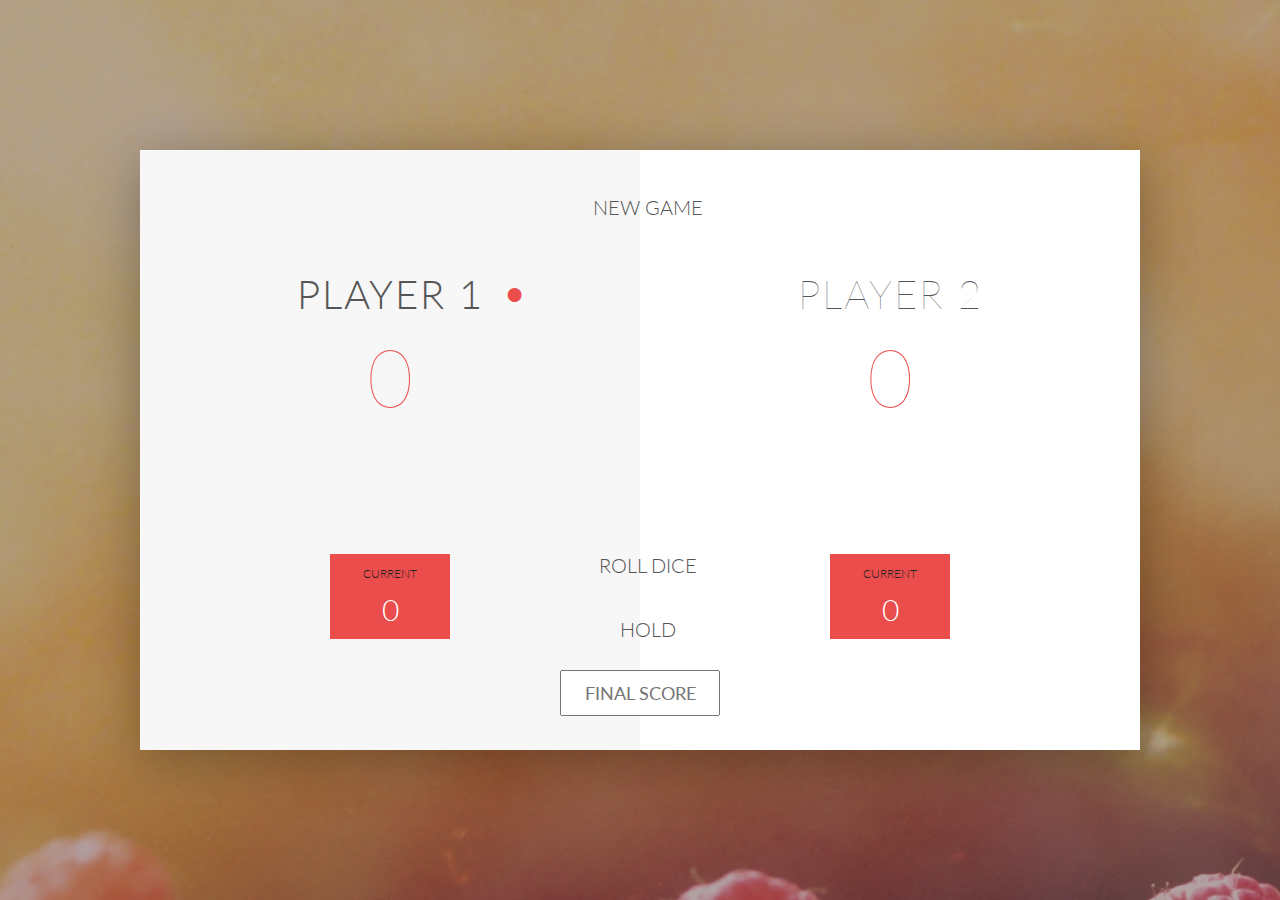
<file: 4-DOM-Pig-Game-Final/index.html>
<!DOCTYPE html>
<html lang="en">
    <head>
        <meta charset="UTF-8">
        <link href="https://fonts.googleapis.com/css?family=Lato:100,300,600" rel="stylesheet" type="text/css">
        <link href="http://code.ionicframework.com/ionicons/2.0.1/css/ionicons.min.css" rel="stylesheet" type="text/css">
        <link type="text/css" rel="stylesheet" href="style.css">
        
        <title>Pig Game</title>
    </head>

    <body>
        <div class="wrapper clearfix">
            <div class="player-0-panel active">
                <div class="player-name" id="name-0">Player 1</div>
                <div class="player-score" id="score-0">43</div>
                <div class="player-current-box">
                    <div class="player-current-label">Current</div>
                    <div class="player-current-score" id="current-0">11</div>
                </div>
            </div>
            
            <div class="player-1-panel">
                <div class="player-name" id="name-1">Player 2</div>
                <div class="player-score" id="score-1">72</div>
                <div class="player-current-box">
                    <div class="player-current-label">Current</div>
                    <div class="player-current-score" id="current-1">0</div>
                </div>
            </div>
            
            <button class="btn-new"><i class="ion-ios-plus-outline"></i>New game</button>
            <button class="btn-roll"><i class="ion-ios-loop"></i>Roll dice</button>
            <button class="btn-hold"><i class="ion-ios-download-outline"></i>Hold</button>
            
            <input type="text" placeholder="Final score" class="final-score">
            
            <img src="dice-5.png" alt="Dice" class="dice" id="dice-1">
            <img src="dice-5.png" alt="Dice" class="dice" id="dice-2">
        </div>
        
        <!--<script src="app.js"></script>-->
        <script src="challenges.js"></script>
    </body>
</html>
</file>
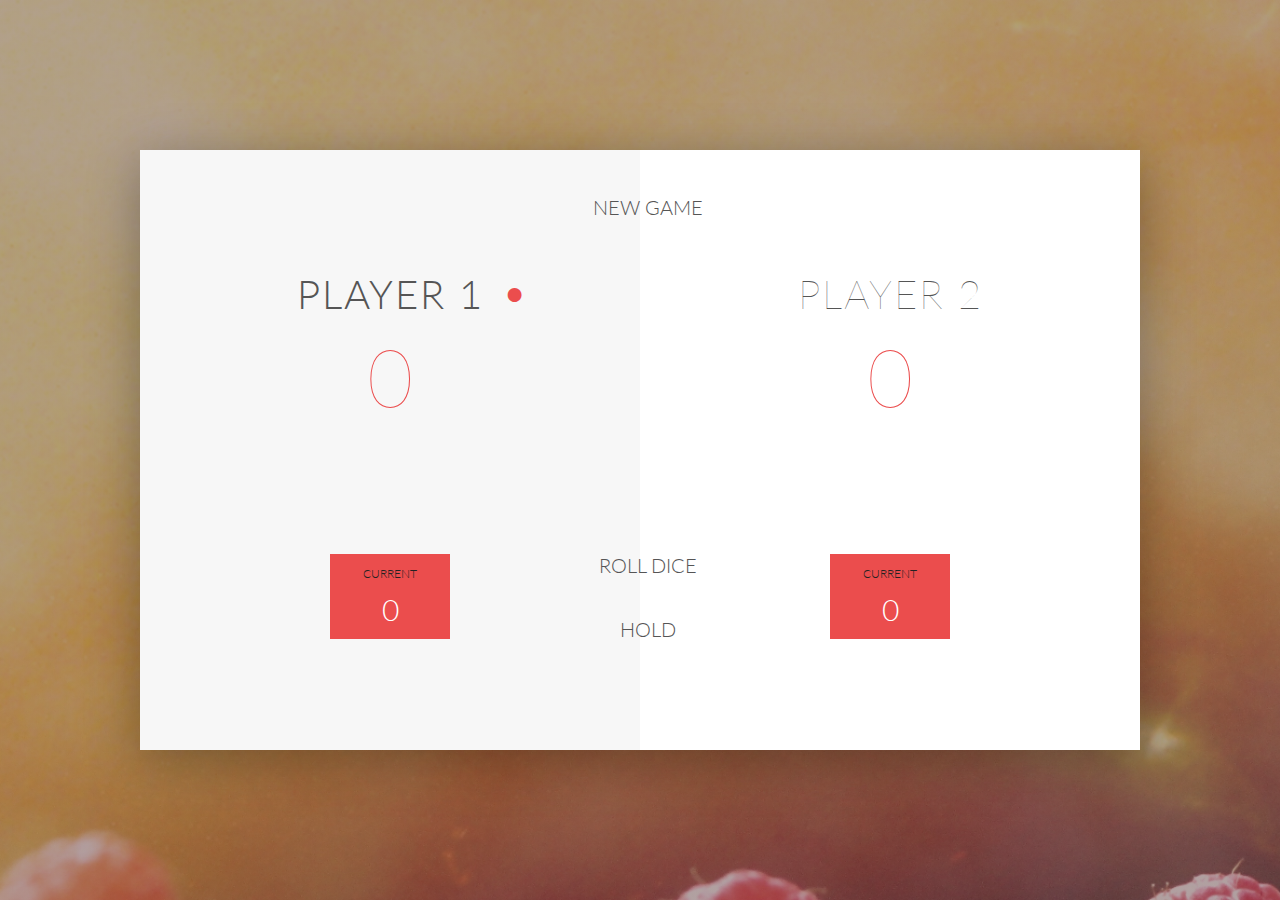
<file: 4-DOM-Pig-Game-Final/Pig-Game-V1/index.html>
<!DOCTYPE html>
<html lang="en">
    <head>
        <meta charset="UTF-8">
        <link href="https://fonts.googleapis.com/css?family=Lato:100,300,600" rel="stylesheet" type="text/css">
        <link href="http://code.ionicframework.com/ionicons/2.0.1/css/ionicons.min.css" rel="stylesheet" type="text/css">
        <link type="text/css" rel="stylesheet" href="style.css">
        
        <title>Pig Game</title>
    </head>

    <body>
        <div class="wrapper clearfix">
            <div class="player-0-panel active">
                <div class="player-name" id="name-0">Player 1</div>
                <div class="player-score" id="score-0">43</div>
                <div class="player-current-box">
                    <div class="player-current-label">Current</div>
                    <div class="player-current-score" id="current-0">11</div>
                </div>
            </div>
            
            <div class="player-1-panel">
                <div class="player-name" id="name-1">Player 2</div>
                <div class="player-score" id="score-1">72</div>
                <div class="player-current-box">
                    <div class="player-current-label">Current</div>
                    <div class="player-current-score" id="current-1">0</div>
                </div>
            </div>
            
            <button class="btn-new"><i class="ion-ios-plus-outline"></i>New game</button>
            <button class="btn-roll"><i class="ion-ios-loop"></i>Roll dice</button>
            <button class="btn-hold"><i class="ion-ios-download-outline"></i>Hold</button>
                        
            <img src="dice-5.png" alt="Dice" class="dice" id="dice-1">
            
        </div>
        
        <!--<script src="app.js"></script>-->
        <script src="challenges.js"></script>
    </body>
</html>
</file>
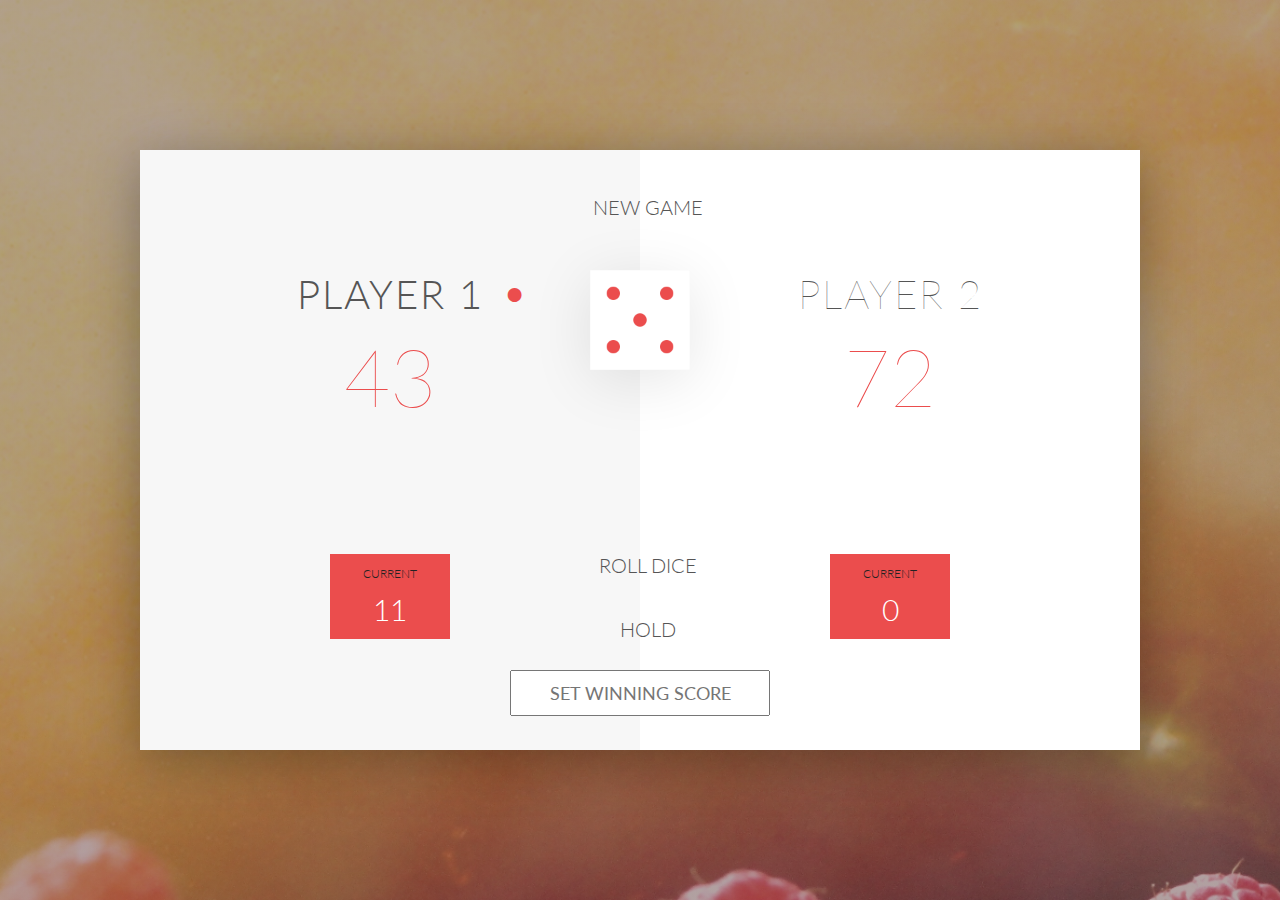
<file: 4-DOM-Pig-Game-Final/Pig-Game-v2/index.html>
<!DOCTYPE html>
<html lang="en">
    <head>
        <meta charset="UTF-8">
        <link href="https://fonts.googleapis.com/css?family=Lato:100,300,600" rel="stylesheet" type="text/css">
        <link href="http://code.ionicframework.com/ionicons/2.0.1/css/ionicons.min.css" rel="stylesheet" type="text/css">
        <link type="text/css" rel="stylesheet" href="style.css">
        
        <title>Pig Game</title>
    </head>

    <body>
        <div class="wrapper clearfix">
            <div class="player-0-panel active">
                <div class="player-name" id="name-0">Player 1</div>
                <div class="player-score" id="score-0">43</div>
                <div class="player-current-box">
                    <div class="player-current-label">Current</div>
                    <div class="player-current-score" id="current-0">11</div>
                </div>
            </div>
            
            <div class="player-1-panel">
                <div class="player-name" id="name-1">Player 2</div>
                <div class="player-score" id="score-1">72</div>
                <div class="player-current-box">
                    <div class="player-current-label">Current</div>
                    <div class="player-current-score" id="current-1">0</div>
                </div>
            </div>
            
            <button class="btn-new"><i class="ion-ios-plus-outline"></i>New game</button>
            <button class="btn-roll"><i class="ion-ios-loop"></i>Roll dice</button>
            <button class="btn-hold"><i class="ion-ios-download-outline"></i>Hold</button>
            
            <input type="text" placeholder="Set Winning Score" class="final-score">
                        
            <img src="dice-5.png" alt="Dice" class="dice" id="dice-1">
            
        </div>
        
        <!--<script src="app.js"></script>-->
        <script src="challenges.js"></script>
    </body>
</html>
</file>
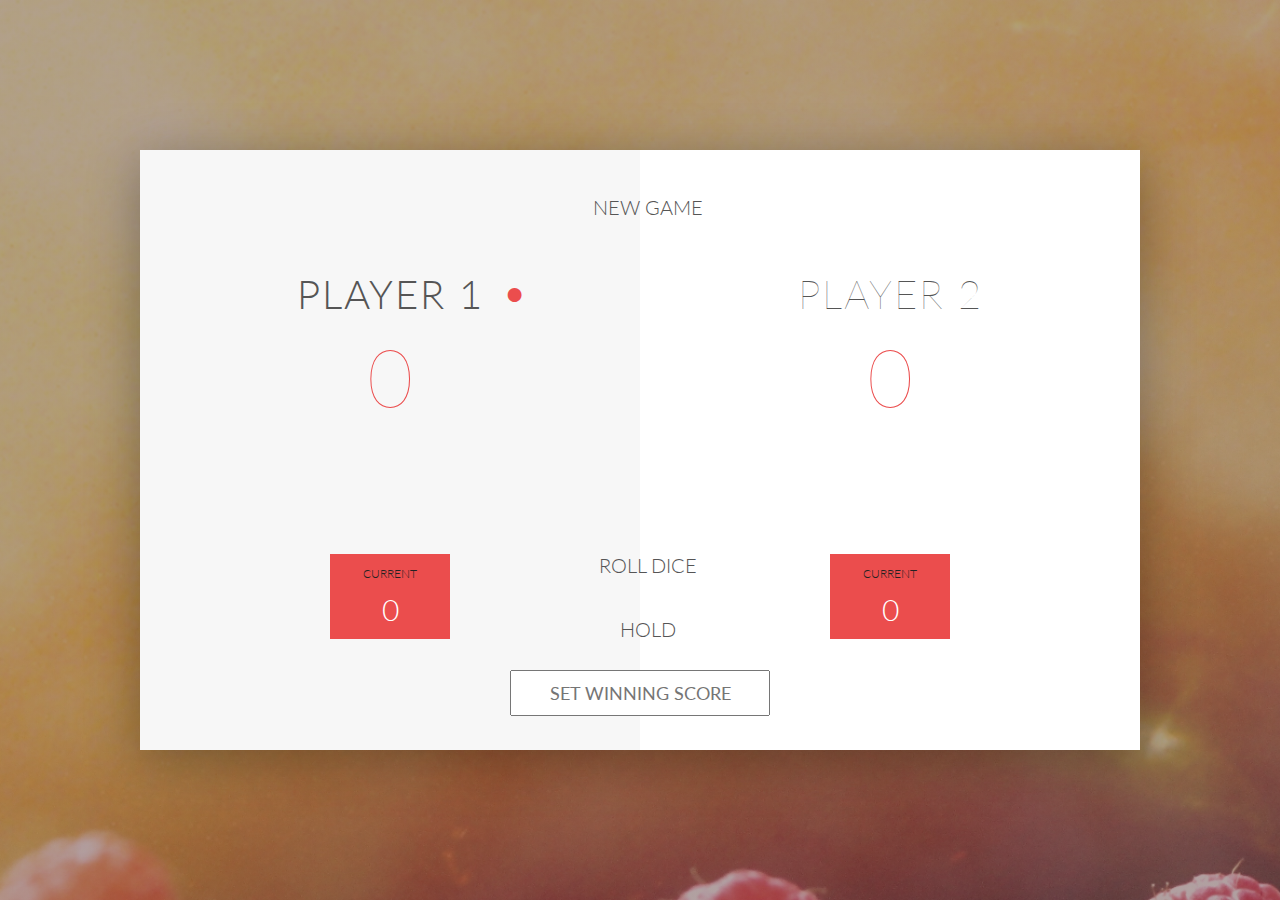
<file: 4-DOM-Pig-Game-Final/Pig-Game-v3/index.html>
<!DOCTYPE html>
<html lang="en">
    <head>
        <meta charset="UTF-8">
        <link href="https://fonts.googleapis.com/css?family=Lato:100,300,600" rel="stylesheet" type="text/css">
        <link href="http://code.ionicframework.com/ionicons/2.0.1/css/ionicons.min.css" rel="stylesheet" type="text/css">
        <link type="text/css" rel="stylesheet" href="style.css">
        
        <title>Pig Game</title>
    </head>

    <body>
        <div class="wrapper clearfix">
            <div class="player-0-panel active">
                <div class="player-name" id="name-0">Player 1</div>
                <div class="player-score" id="score-0">43</div>
                <div class="player-current-box">
                    <div class="player-current-label">Current</div>
                    <div class="player-current-score" id="current-0">11</div>
                </div>
            </div>
            
            <div class="player-1-panel">
                <div class="player-name" id="name-1">Player 2</div>
                <div class="player-score" id="score-1">72</div>
                <div class="player-current-box">
                    <div class="player-current-label">Current</div>
                    <div class="player-current-score" id="current-1">0</div>
                </div>
            </div>
            
            <button class="btn-new"><i class="ion-ios-plus-outline"></i>New game</button>
            <button class="btn-roll"><i class="ion-ios-loop"></i>Roll dice</button>
            <button class="btn-hold"><i class="ion-ios-download-outline"></i>Hold</button>
            
            <input type="text" placeholder="Set Winning Score" class="final-score">
                        
            <img src="dice-5.png" alt="Dice" class="dice" id="dice-1">
            <img src="dice-5.png" alt="Dice" class="dice" id="dice-2">
            
        </div>
        
        <!--<script src="app.js"></script>-->
        <script src="challenges.js"></script>
    </body>
</html>
</file>
<file: 4-DOM-Pig-Game-Final/style.css>
/**********************************************
*** GENERAL
**********************************************/

.final-score {
    position: absolute;
    left: 50%;
    transform: translateX(-50%);
    top: 520px;
    color: #555;
    font-size: 18px;
    font-family: 'Lato';
    text-align: center;
    padding: 10px;
    width: 160px;
    text-transform: uppercase;
}

.final-score:focus { outline: none; }

#dice-1 { top: 120px; }
#dice-2 { top: 250px; }


* {
    margin: 0;
    padding: 0;
    box-sizing: border-box;
    
}

.clearfix::after {
    content: "";
    display: table;
    clear: both;
}

body {
    background-image: linear-gradient(rgba(62, 20, 20, 0.4), rgba(62, 20, 20, 0.4)), url(back.jpg);
    background-size: cover;
    background-position: center;
    font-family: Lato;
    font-weight: 300;
    position: relative;
    height: 100vh;
    color: #555;
}

.wrapper {
    width: 1000px;
    position: absolute;
    top: 50%;
    left: 50%;
    transform: translate(-50%, -50%);
    background-color: #fff;
    box-shadow: 0px 10px 50px rgba(0, 0, 0, 0.3);
    overflow: hidden;
}

.player-0-panel,
.player-1-panel {
    width: 50%;
    float: left;
    height: 600px;
    padding: 100px;
}



/**********************************************
*** PLAYERS
**********************************************/

.player-name {
    font-size: 40px;
    text-align: center;
    text-transform: uppercase;
    letter-spacing: 2px;
    font-weight: 100;
    margin-top: 20px;
    margin-bottom: 10px;
    position: relative;
}

.player-score {
    text-align: center;
    font-size: 80px;
    font-weight: 100;
    color: #EB4D4D;
    margin-bottom: 130px;
}

.active { background-color: #f7f7f7; }
.active .player-name { font-weight: 300; }

.active .player-name::after {
    content: "\2022";
    font-size: 47px;
    position: absolute;
    color: #EB4D4D;
    top: -7px;
    right: 10px;
    
}

.player-current-box {
    background-color: #EB4D4D;
    color: #fff;
    width: 40%;
    margin: 0 auto;
    padding: 12px;
    text-align: center;
}

.player-current-label {
    text-transform: uppercase;
    margin-bottom: 10px;
    font-size: 12px;
    color: #222;
}

.player-current-score {
    font-size: 30px;
}

button {
    position: absolute;
    width: 200px;
    left: 50%;
    transform: translateX(-50%);
    color: #555;
    background: none;
    border: none;
    font-family: Lato;
    font-size: 20px;
    text-transform: uppercase;
    cursor: pointer;
    font-weight: 300;
    transition: background-color 0.3s, color 0.3s;
}

button:hover { font-weight: 600; }
button:hover i { margin-right: 20px; }

button:focus {
    outline: none;
}

i {
    color: #EB4D4D;
    display: inline-block;
    margin-right: 15px;
    font-size: 32px;
    line-height: 1;
    vertical-align: text-top;
    margin-top: -4px;
    transition: margin 0.3s;
}

.btn-new { top: 45px;}
.btn-roll { top: 403px;}
.btn-hold { top: 467px;}

.dice {
    position: absolute;
    left: 50%;
    top: 178px;
    transform: translateX(-50%);
    height: 100px;
    box-shadow: 0px 10px 60px rgba(0, 0, 0, 0.10);
}

.winner { background-color: #f7f7f7; }
.winner .player-name { font-weight: 300; color: #EB4D4D; }
</file>
<file: 4-DOM-Pig-Game-Final/Pig-Game-V1/style.css>
/**********************************************
*** GENERAL
**********************************************/

.final-score {
    position: absolute;
    left: 50%;
    transform: translateX(-50%);
    top: 520px;
    color: #555;
    font-size: 18px;
    font-family: 'Lato';
    text-align: center;
    padding: 10px;
    width: 160px;
    text-transform: uppercase;
}

.final-score:focus { outline: none; }

#dice-1 { top: 120px; }
#dice-2 { top: 250px; }


* {
    margin: 0;
    padding: 0;
    box-sizing: border-box;
    
}

.clearfix::after {
    content: "";
    display: table;
    clear: both;
}

body {
    background-image: linear-gradient(rgba(62, 20, 20, 0.4), rgba(62, 20, 20, 0.4)), url(back.jpg);
    background-size: cover;
    background-position: center;
    font-family: Lato;
    font-weight: 300;
    position: relative;
    height: 100vh;
    color: #555;
}

.wrapper {
    width: 1000px;
    position: absolute;
    top: 50%;
    left: 50%;
    transform: translate(-50%, -50%);
    background-color: #fff;
    box-shadow: 0px 10px 50px rgba(0, 0, 0, 0.3);
    overflow: hidden;
}

.player-0-panel,
.player-1-panel {
    width: 50%;
    float: left;
    height: 600px;
    padding: 100px;
}



/**********************************************
*** PLAYERS
**********************************************/

.player-name {
    font-size: 40px;
    text-align: center;
    text-transform: uppercase;
    letter-spacing: 2px;
    font-weight: 100;
    margin-top: 20px;
    margin-bottom: 10px;
    position: relative;
}

.player-score {
    text-align: center;
    font-size: 80px;
    font-weight: 100;
    color: #EB4D4D;
    margin-bottom: 130px;
}

.active { background-color: #f7f7f7; }
.active .player-name { font-weight: 300; }

.active .player-name::after {
    content: "\2022";
    font-size: 47px;
    position: absolute;
    color: #EB4D4D;
    top: -7px;
    right: 10px;
    
}

.player-current-box {
    background-color: #EB4D4D;
    color: #fff;
    width: 40%;
    margin: 0 auto;
    padding: 12px;
    text-align: center;
}

.player-current-label {
    text-transform: uppercase;
    margin-bottom: 10px;
    font-size: 12px;
    color: #222;
}

.player-current-score {
    font-size: 30px;
}

button {
    position: absolute;
    width: 200px;
    left: 50%;
    transform: translateX(-50%);
    color: #555;
    background: none;
    border: none;
    font-family: Lato;
    font-size: 20px;
    text-transform: uppercase;
    cursor: pointer;
    font-weight: 300;
    transition: background-color 0.3s, color 0.3s;
}

button:hover { font-weight: 600; }
button:hover i { margin-right: 20px; }

button:focus {
    outline: none;
}

i {
    color: #EB4D4D;
    display: inline-block;
    margin-right: 15px;
    font-size: 32px;
    line-height: 1;
    vertical-align: text-top;
    margin-top: -4px;
    transition: margin 0.3s;
}

.btn-new { top: 45px;}
.btn-roll { top: 403px;}
.btn-hold { top: 467px;}

.dice {
    position: absolute;
    left: 50%;
    top: 178px;
    transform: translateX(-50%);
    height: 100px;
    box-shadow: 0px 10px 60px rgba(0, 0, 0, 0.10);
}

.winner { background-color: #f7f7f7; }
.winner .player-name { font-weight: 300; color: #EB4D4D; }
</file>
<file: 4-DOM-Pig-Game-Final/Pig-Game-v2/style.css>
/**********************************************
*** GENERAL
**********************************************/

.final-score {
    position: absolute;
    left: 50%;
    transform: translateX(-50%);
    top: 520px;
    color: #555;
    font-size: 18px;
    font-family: 'Lato';
    text-align: center;
    padding: 10px;
    width: 260px;
    text-transform: uppercase;
}

.final-score:focus { outline: none; }

#dice-1 { top: 120px; }
#dice-2 { top: 250px; }


* {
    margin: 0;
    padding: 0;
    box-sizing: border-box;
    
}

.clearfix::after {
    content: "";
    display: table;
    clear: both;
}

body {
    background-image: linear-gradient(rgba(62, 20, 20, 0.4), rgba(62, 20, 20, 0.4)), url(back.jpg);
    background-size: cover;
    background-position: center;
    font-family: Lato;
    font-weight: 300;
    position: relative;
    height: 100vh;
    color: #555;
}

.wrapper {
    width: 1000px;
    position: absolute;
    top: 50%;
    left: 50%;
    transform: translate(-50%, -50%);
    background-color: #fff;
    box-shadow: 0px 10px 50px rgba(0, 0, 0, 0.3);
    overflow: hidden;
}

.player-0-panel,
.player-1-panel {
    width: 50%;
    float: left;
    height: 600px;
    padding: 100px;
}



/**********************************************
*** PLAYERS
**********************************************/

.player-name {
    font-size: 40px;
    text-align: center;
    text-transform: uppercase;
    letter-spacing: 2px;
    font-weight: 100;
    margin-top: 20px;
    margin-bottom: 10px;
    position: relative;
}

.player-score {
    text-align: center;
    font-size: 80px;
    font-weight: 100;
    color: #EB4D4D;
    margin-bottom: 130px;
}

.active { background-color: #f7f7f7; }
.active .player-name { font-weight: 300; }

.active .player-name::after {
    content: "\2022";
    font-size: 47px;
    position: absolute;
    color: #EB4D4D;
    top: -7px;
    right: 10px;
    
}

.player-current-box {
    background-color: #EB4D4D;
    color: #fff;
    width: 40%;
    margin: 0 auto;
    padding: 12px;
    text-align: center;
}

.player-current-label {
    text-transform: uppercase;
    margin-bottom: 10px;
    font-size: 12px;
    color: #222;
}

.player-current-score {
    font-size: 30px;
}

button {
    position: absolute;
    width: 200px;
    left: 50%;
    transform: translateX(-50%);
    color: #555;
    background: none;
    border: none;
    font-family: Lato;
    font-size: 20px;
    text-transform: uppercase;
    cursor: pointer;
    font-weight: 300;
    transition: background-color 0.3s, color 0.3s;
}

button:hover { font-weight: 600; }
button:hover i { margin-right: 20px; }

button:focus {
    outline: none;
}

i {
    color: #EB4D4D;
    display: inline-block;
    margin-right: 15px;
    font-size: 32px;
    line-height: 1;
    vertical-align: text-top;
    margin-top: -4px;
    transition: margin 0.3s;
}

.btn-new { top: 45px;}
.btn-roll { top: 403px;}
.btn-hold { top: 467px;}

.dice {
    position: absolute;
    left: 50%;
    top: 178px;
    transform: translateX(-50%);
    height: 100px;
    box-shadow: 0px 10px 60px rgba(0, 0, 0, 0.10);
}

.winner { background-color: #f7f7f7; }
.winner .player-name { font-weight: 300; color: #EB4D4D; }
</file>
<file: 4-DOM-Pig-Game-Final/Pig-Game-v3/style.css>
/**********************************************
*** GENERAL
**********************************************/

.final-score {
    position: absolute;
    left: 50%;
    transform: translateX(-50%);
    top: 520px;
    color: #555;
    font-size: 18px;
    font-family: 'Lato';
    text-align: center;
    padding: 10px;
    width: 260px;
    text-transform: uppercase;
}

.final-score:focus { outline: none; }

#dice-1 { top: 120px; }
#dice-2 { top: 250px; }


* {
    margin: 0;
    padding: 0;
    box-sizing: border-box;
    
}

.clearfix::after {
    content: "";
    display: table;
    clear: both;
}

body {
    background-image: linear-gradient(rgba(62, 20, 20, 0.4), rgba(62, 20, 20, 0.4)), url(back.jpg);
    background-size: cover;
    background-position: center;
    font-family: Lato;
    font-weight: 300;
    position: relative;
    height: 100vh;
    color: #555;
}

.wrapper {
    width: 1000px;
    position: absolute;
    top: 50%;
    left: 50%;
    transform: translate(-50%, -50%);
    background-color: #fff;
    box-shadow: 0px 10px 50px rgba(0, 0, 0, 0.3);
    overflow: hidden;
}

.player-0-panel,
.player-1-panel {
    width: 50%;
    float: left;
    height: 600px;
    padding: 100px;
}



/**********************************************
*** PLAYERS
**********************************************/

.player-name {
    font-size: 40px;
    text-align: center;
    text-transform: uppercase;
    letter-spacing: 2px;
    font-weight: 100;
    margin-top: 20px;
    margin-bottom: 10px;
    position: relative;
}

.player-score {
    text-align: center;
    font-size: 80px;
    font-weight: 100;
    color: #EB4D4D;
    margin-bottom: 130px;
}

.active { background-color: #f7f7f7; }
.active .player-name { font-weight: 300; }

.active .player-name::after {
    content: "\2022";
    font-size: 47px;
    position: absolute;
    color: #EB4D4D;
    top: -7px;
    right: 10px;
    
}

.player-current-box {
    background-color: #EB4D4D;
    color: #fff;
    width: 40%;
    margin: 0 auto;
    padding: 12px;
    text-align: center;
}

.player-current-label {
    text-transform: uppercase;
    margin-bottom: 10px;
    font-size: 12px;
    color: #222;
}

.player-current-score {
    font-size: 30px;
}

button {
    position: absolute;
    width: 200px;
    left: 50%;
    transform: translateX(-50%);
    color: #555;
    background: none;
    border: none;
    font-family: Lato;
    font-size: 20px;
    text-transform: uppercase;
    cursor: pointer;
    font-weight: 300;
    transition: background-color 0.3s, color 0.3s;
}

button:hover { font-weight: 600; }
button:hover i { margin-right: 20px; }

button:focus {
    outline: none;
}

i {
    color: #EB4D4D;
    display: inline-block;
    margin-right: 15px;
    font-size: 32px;
    line-height: 1;
    vertical-align: text-top;
    margin-top: -4px;
    transition: margin 0.3s;
}

.btn-new { top: 45px;}
.btn-roll { top: 403px;}
.btn-hold { top: 467px;}

.dice {
    position: absolute;
    left: 50%;
    top: 178px;
    transform: translateX(-50%);
    height: 100px;
    box-shadow: 0px 10px 60px rgba(0, 0, 0, 0.10);
}

.winner { background-color: #f7f7f7; }
.winner .player-name { font-weight: 300; color: #EB4D4D; }
</file>
